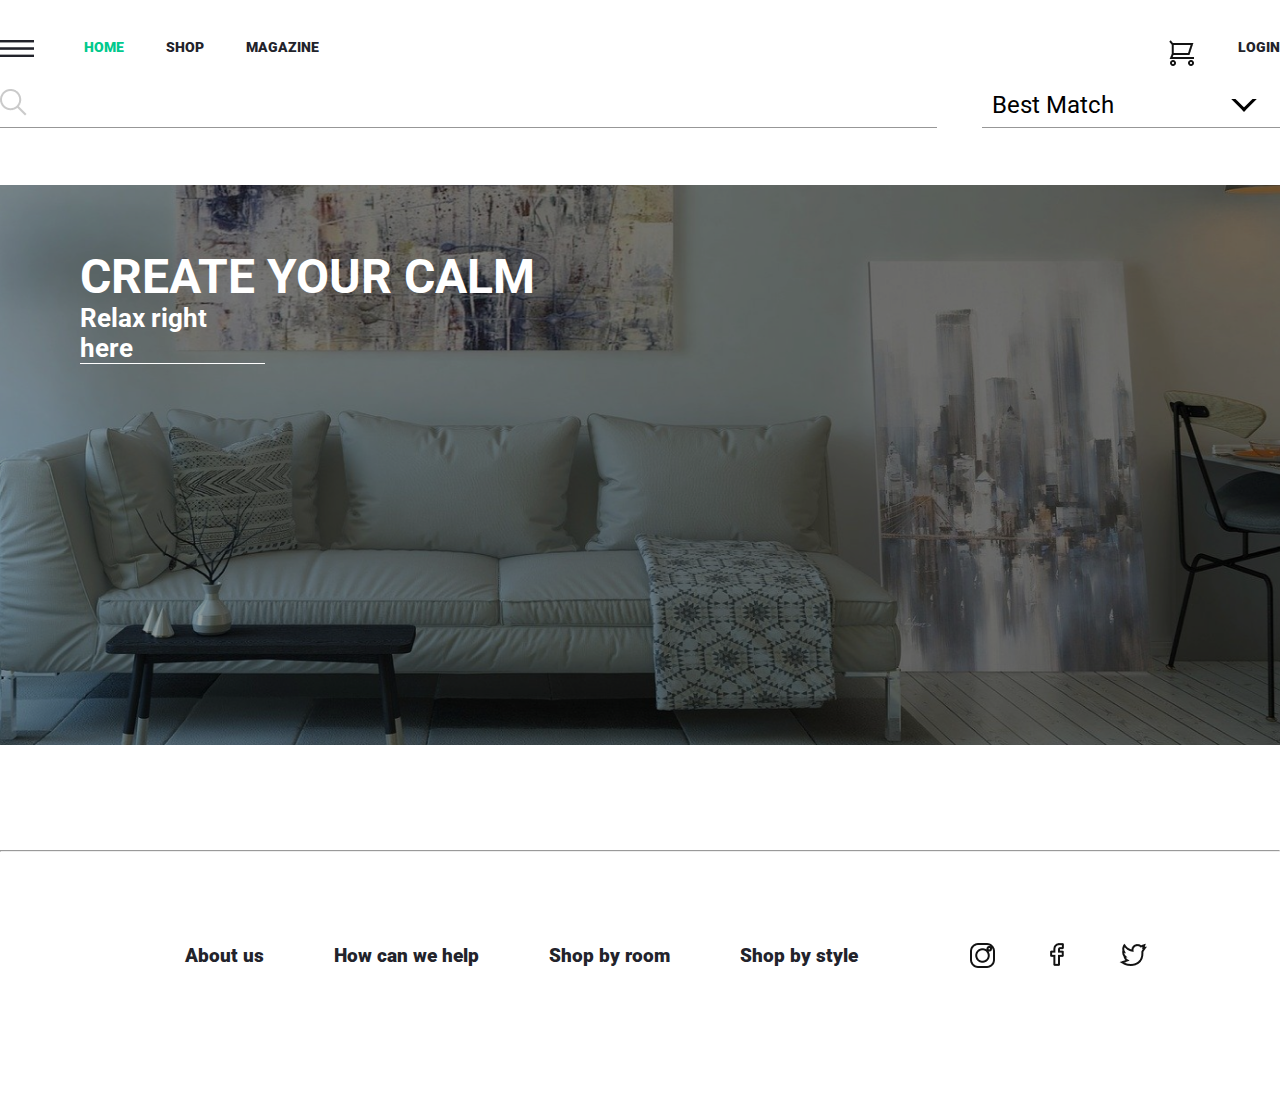
<file: index.html>
<!DOCTYPE html>
<html lang="en">
<head>
    <meta charset="UTF-8">
    <meta name="viewport" content="width=device-width, initial-scale=1.0">
    <link href="https://fonts.googleapis.com/css2?family=Roboto:wght@400;500;900&display=swap" rel="stylesheet">
    <link rel="stylesheet" href="./css/normalise.css">
    <link rel="stylesheet" href="./css/stylesheet.css">
    <link rel="stylesheet" href="./css/responsive.css">    
    <link href="https://use.fontawesome.com/releases/v5.6.1/css/all.css" rel="stylesheet">
    
    <title>Sido -SOFAS</title>
</head>
<body>
<div class="overflowHidden">
<header class="top-header outer">
    <div class="nav-inner inner flex-nav">
        <nav class="navOne">
            <ul class="left-nav">
                <li class="logo"><a href="#"><img src="./img/logo.desktop.png" alt="logo"></a></li>
                <li class="list-item nav-item current"><a href="index.html" class="home">HOME</a></li>
                <li class="list-item"><a href="shop.html" class="shop">SHOP</a></li>
                <li class="list-item"><a href="#" class="magazine">MAGAZINE</a></li>
            </ul>
        </nav>
        <nav class="navTwo">
            <ul class="right-nav">
                <li><a href="#"><img class="cartButton" src="./img/Cart Button.png" alt="Cart button" /></a></li>
                <li class="list-item"><a href="#">LOGIN</a></li>
            </ul>
        </nav>        
    </div>
</header>

<form class="search-filter outer">
    <div class="search-wrapper">        
        <input id="searchInput" name="search" type="text"/>
    </div><!-- search-wrapper -->
    <div class="sort-options mobile-best-match">
        <select name="match" id="match">
            <option value="bestMatch">Best Match </option>
            <option value="highest">Price: Highest first</option>
            <option value="lowest">Price: Lowest first</option>
        </select>
        <span class="arrow"></span>
    </div>
    <!--sort-options-->
</form><!--search-filter outer-->

<main class="main carousel-wrapper outer">
    <div class="carousel">
        <div class="carousel-img">
            <img class="carousel-photo default" src="./img/brown.carousel.couch.png" alt="brown sofa">
            <img class="carousel-photo" src="./img/white.carousel.couch.png" alt="white sofa">
            <img class="carousel-photo" src="./img/bedroom.png" alt="bedroom">
        </div>
        <div class="bg-img-bk">
            <div class="eye-catch">
                <h1 class="main-h1">CREATE YOUR CALM</h1>
                <h2 class="sub-h2">Relax right here</h2>
            </div><!--eye-catch-->
            <div class="carousel-button">
                <div class="carousel-button-next"></div>
                <div class="carousel-button-prev"></div>
            </div>
            <div class="carousel-radio">
                <div class="mobile carousel-radio-next"><input type="radio"></div>
                <div class="mobile carousel-radio-middle"><input type="radio"></div>
                <div class="mobile carousel-radio-prev"><input type="radio"></div>
            </div>
        </div><!--bg-img-dk-->
    </div><!--carousel-->
        
</main>

<footer class="footer outer">
    <hr class="footer-line line">
    <div class="footer-inner inner">
        <nav class="sub-footer-nav">
            <ul class="sub-footer-ul">
                <li class="list-item"><a href="#about">About us</a></li>
                <li class="list-item"><a href="#help">How can we help</a></li>
                <li class="list-item"><a href="#room">Shop by room</a></li>
                <li class="list-item"><a href="#style">Shop by style</a></li>
            </ul>
        </nav><!--footer-nav-->
        <nav class="footer-social-media">
            <ul class="social-media-ul">
                <li class="list-item social-media-item instagram"><a href=""><img src="./img/instagram.png" alt=""></a></li>
                <li class="list-item social-media-item facebook"><a href=""><img src="./img/facebook logo.png" alt=""></a></li>
                <li class="list-item social-media-item twitter"><a href=""><img src="./img/twitter.png" alt=""></a></li>
            </ul>
        </nav><!--footer-social-media-->
    </div><!--footer-inner-->    
</footer>


</div><!--overflow hidden-->
    <script src="./products.js"></script>
    <script src="./index.js"></script>
    <script src="./preview.js"></script>
</body>
</html>
</file>
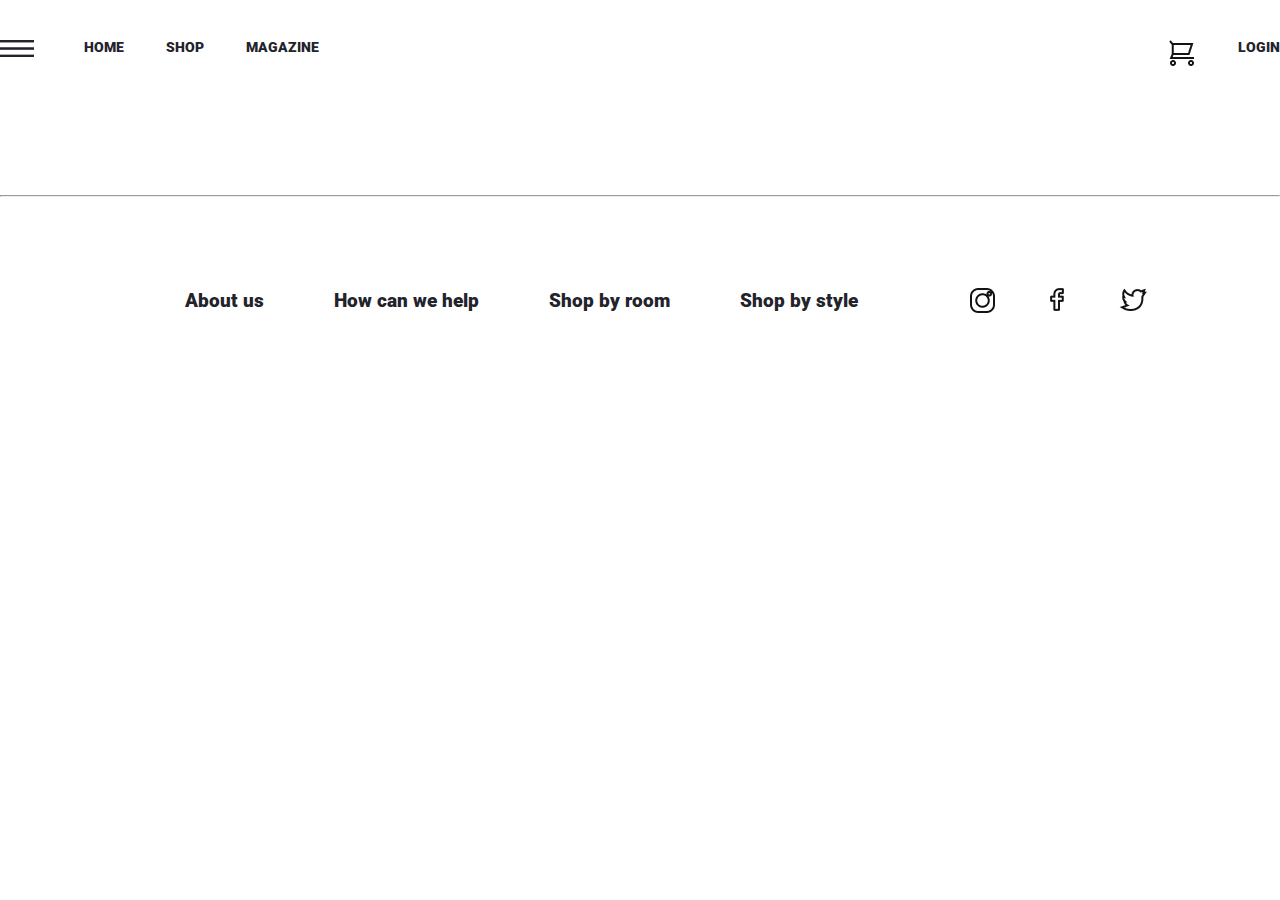
<file: preview.html>
<!DOCTYPE html>
<html lang="en">
  <head>
    <meta charset="UTF-8" />
    <meta name="viewport" content="width=device-width, initial-scale=1.0" />
    <link
      href="https://fonts.googleapis.com/css2?family=Roboto:wght@400;500;900&display=swap"
      rel="stylesheet"
    />
    <link rel="stylesheet" href="./css/normalise.css" />
    <link rel="stylesheet" href="./css/stylesheet.css" />
    <link
      href="https://use.fontawesome.com/releases/v5.6.1/css/all.css"
      rel="stylesheet"
    />
    <title>SOFAS -Preview</title>
  </head>

  <body>
    <div class="overflowHidden">
      <header class="top-header outer">
        <div class="nav-inner inner flex-nav">
          <nav >
            <ul class="left-nav">
              <li class="logo">
                <a href="#"><img src="./img/logo.desktop.png" alt="logo" /></a>
              </li>
              <li class="list-item">
                <a href="./index.html" class="home">HOME</a>
              </li>
              <li class="list-item">
                <a href="./shop.html" class="shop">SHOP</a>
              </li>
              <li class="list-item">
                <a href="#" class="magazine">MAGAZINE</a>
              </li>
            </ul>
          </nav>
        <nav>
            <ul class="right-nav">
                <li class="cartButton">
                    <a href="#"><img class="cartButtonImg" src="./img/Cart Button.png" alt="Cart button" /><span
                            class="cartButtonSpan"></span></a>
                </li>
                <li class="list-item"><a href="#">LOGIN</a></li>
            </ul>
        </nav>
        </div>
      </header>

      <main>
        <div class="preview-wrapper">
          <div class="red">
          </div><!--red-->
        </div><!--preview-wrapper-->
      </main>

      <footer class="footer outer">
        <hr class="footer-line" />
        <div class="footer-inner inner">
          <nav class="sub-footer-nav">
            <ul class="sub-footer-ul">
              <li class="list-item"><a href="#about">About us</a></li>
              <li class="list-item"><a href="#help">How can we help</a></li>
              <li class="list-item"><a href="#room">Shop by room</a></li>
              <li class="list-item"><a href="#style">Shop by style</a></li>
            </ul>
          </nav>
          <!--footer-nav-->
          <nav class="footer-social-media">
            <ul class="social-media-ul">
              <li class="list-item social-media-item instagram">
                <a href=""><img src="./img/instagram.png" alt="" /></a>
              </li>
              <li class="list-item social-media-item facebook">
                <a href=""><img src="./img/facebook logo.png" alt="" /></a>
              </li>
              <li class="list-item social-media-item twitter">
                <a href=""><img src="./img/twitter.png" alt="" /></a>
              </li>
            </ul>
          </nav>
          <!--footer-social-media-->
        </div>
        <!--footer-inner-->
      </footer>
    </div>
    <!--overflow hidden-->
    <script src="./products.js"></script>
    <!-- <script src="./index.js"></script> -->
    <!-- <script src="./shop.js"></script> -->
    <script src="./preview.js"></script>
  </body>
</html>
</file>
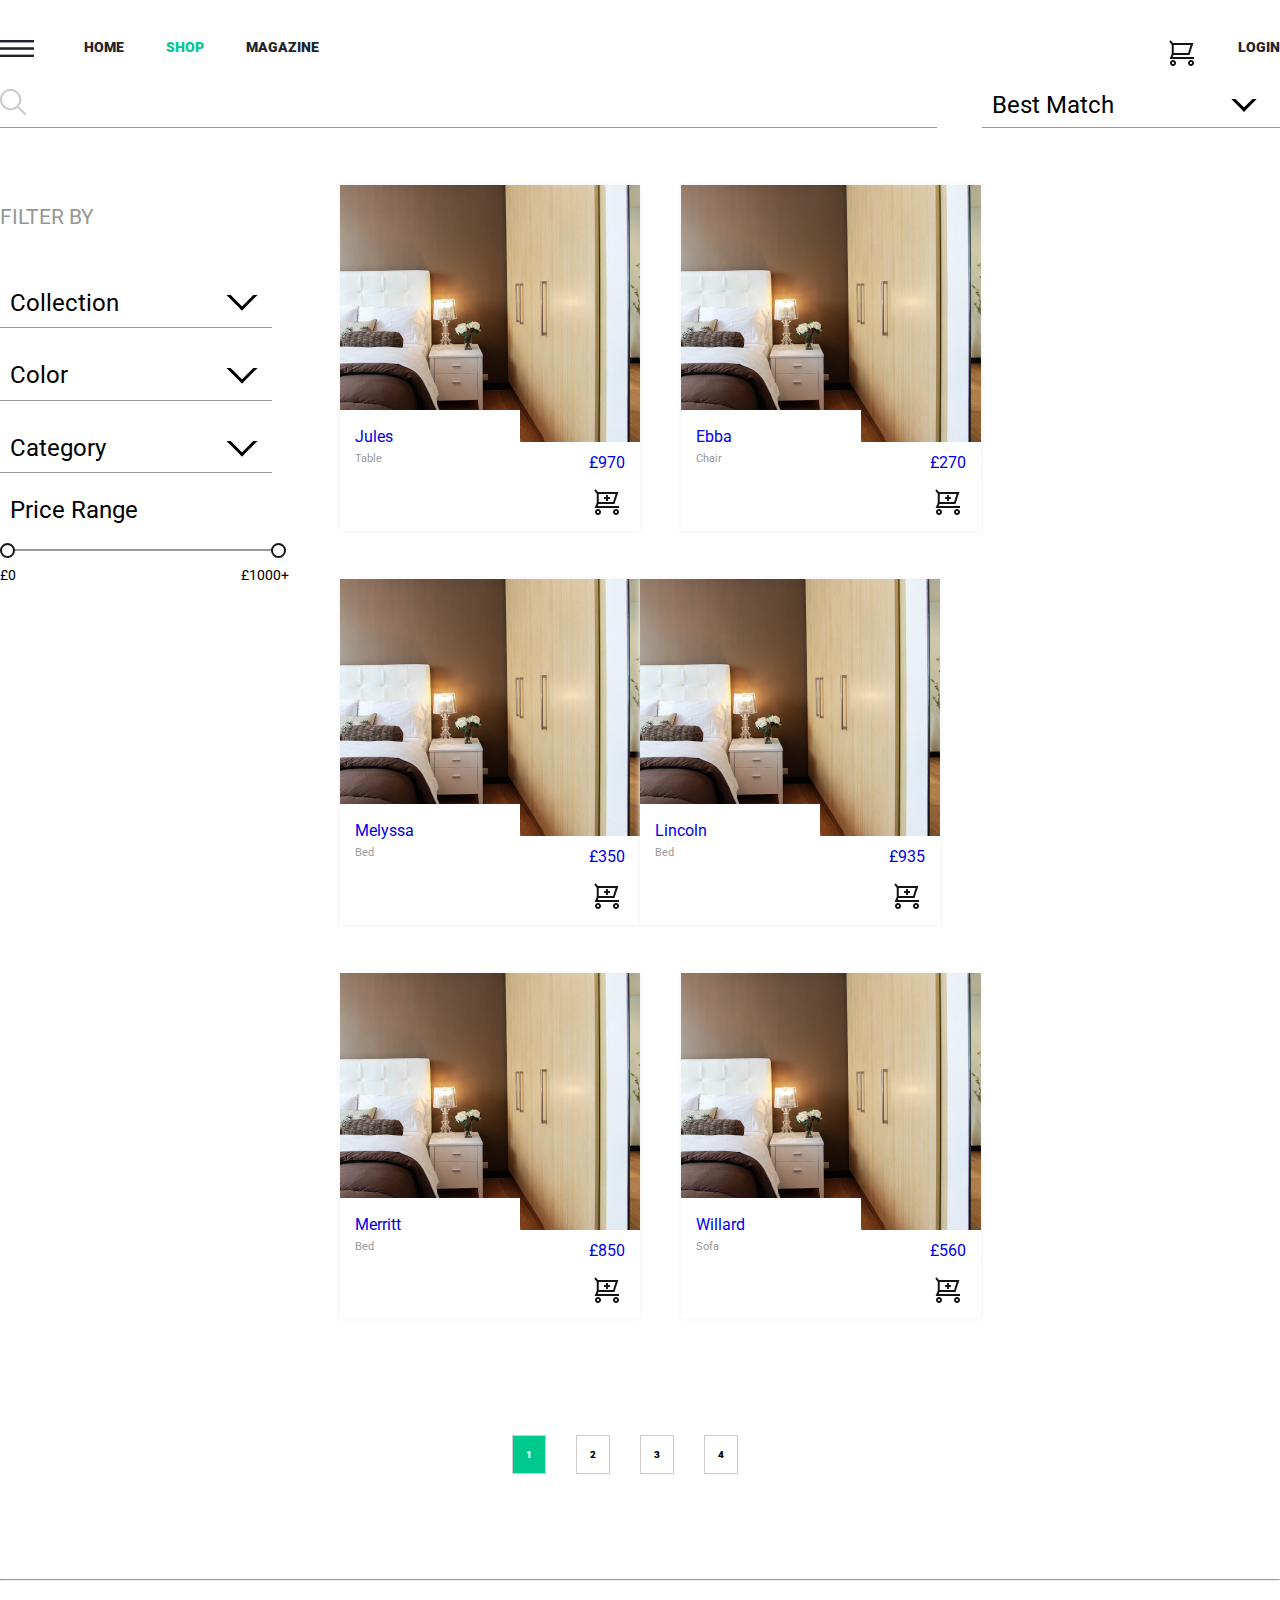
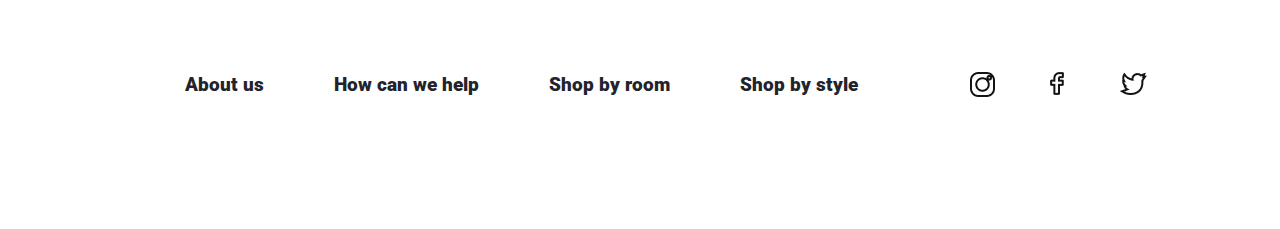
<file: shop.html>
<!DOCTYPE html>
<html lang="en">
  <head>
    <meta charset="UTF-8" />
    <meta name="viewport" content="width=device-width, initial-scale=1.0" />
    <link
      href="https://fonts.googleapis.com/css2?family=Roboto:wght@400;500;900&display=swap"
      rel="stylesheet"
    />
    <link rel="stylesheet" href="./css/normalise.css" />
    <link rel="stylesheet" href="./css/stylesheet.css" />
    <link rel="stylesheet" href="./css/responsive.css" />
    <link
      href="https://use.fontawesome.com/releases/v5.6.1/css/all.css"
      rel="stylesheet"
    />
    <title>Sido -SOFAS -Shop</title>
  </head>
  <body>
    <div class="overflowHidden">
      <header class="top-header outer">
        <div class="nav-inner inner flex-nav">
          <nav class="navOne">
            <ul class="left-nav">
              <li class="logo">
                <a href="#"><img src="./img/logo.desktop.png" alt="logo" /></a>
              </li>
              <li class="list-item">
                <a href="./index.html" class="home">HOME</a>
              </li>
              <li class="list-item current">
                <a href="./shop.html" class="shop">SHOP</a>
              </li>
              <li class="list-item">
                <a href="./preview.html" class="magazine">MAGAZINE</a>
              </li>
            </ul>
          </nav>
          <nav class="navTwo">
            <ul class="right-nav">
              <li class="cartButton">
                <a href="#"
                  ><img
                    class="cartButtonImg"
                    src="./img/Cart Button.png"
                    alt="Cart button" /><span class="cartButtonSpan"></span
                ></a>
              </li>
              <li class="list-item"><a href="#">LOGIN</a></li>
            </ul>
          </nav>
        </div>
      </header>

      <form class="search-filter outer">
        <div class="search-wrapper">
          <input id="searchInput" name="search" type="text" />
        </div>
        <!-- search-wrapper -->
        <div class="sort-options mobile-best-match">
          <select name="match" id="match">
            <option value="priceBestMatch">Best Match </option>
            <option value="priceHigher">Price: Highest first</option>
            <option value="priceLower">Price: Lowest first</option>
          </select>
          <span class="arrow"></span>
        </div>
        <!--sort-options-->
      </form>
      <!--search-filter outer-->

      <div class="two-colum-desktop outer">
        <aside class="filter-wrapper left-side">
          <p class="filter-by-title">FILTER BY</p>
          <p class="mobile-filter filter-title">
            Filters<span class="arrow"></span>
          </p>
          <!-- test -->
          <div class="collection-wrap mobile-wrap toggle-wrap">
            <p class="collection-title filter-title" id="collectionTitle">
              Collection<span class="collection-span arrow down"></span>
            </p>
            <div class="collection-check toggle">
            </div>
          </div>

          <div class="color-wrap mobile-wrap toggle-wrap">
            <p class="color-title filter-title" id="colorTitle">
              Color<span class="color-span arrow down"></span>
            </p>
            <div class="color-check toggle">
            </div>
          </div>

          <div class="category-wrap mobile-wrap toggle-wrap">
            <p class="category-title filter-title" id="categoryTitle">
              Category<span class="category-span arrow down"></span>
            </p>
            <div class="category-check toggle">
            </div>
          </div>

          <div class="price-range-wrap mobile-wrap toggle-wrap">
            <p class="price-range-title">Price Range</p>
            <div class="slideContainer">
              <input
                name="from"
                type="range"
                min="0"
                max="50"
                value="0"
                class="slider sliderMin"
              />
              <p class="min">£0</p>
              <input
                name="to"
                type="range"
                min="50"
                max="1000"
                value="1000"
                class="slider sliderMax"
              />
              <p class="max">£1000+</p>
            </div>
          </div>
        </aside>
        <!--filter-by-wrapper-->

        <main class="list-of-items" id="list-of-items"></main>
      </div>
      <!--two-colum-desktop outer-->

      <div class="pagination-wrapper outer">
        <!-- <ul class="pagination">
        <li class="page-number"><a href="#">1</a></li>
    </ul> -->
        <div class="page-numbers" id="pagination"></div>
      </div>

      <footer class="footer outer">
        <hr class="footer-line" />
        <div class="footer-inner inner">
          <nav class="sub-footer-nav">
            <ul class="sub-footer-ul">
              <li class="list-item"><a href="#about">About us</a></li>
              <li class="list-item"><a href="#help">How can we help</a></li>
              <li class="list-item"><a href="#room">Shop by room</a></li>
              <li class="list-item"><a href="#style">Shop by style</a></li>
            </ul>
          </nav>
          <!--footer-nav-->
          <nav class="footer-social-media">
            <ul class="social-media-ul">
              <li class="list-item social-media-item instagram">
                <a href=""><img src="./img/instagram.png" alt="" /></a>
              </li>
              <li class="list-item social-media-item facebook">
                <a href=""><img src="./img/facebook logo.png" alt="" /></a>
              </li>
              <li class="list-item social-media-item twitter">
                <a href=""><img src="./img/twitter.png" alt="" /></a>
              </li>
            </ul>
          </nav>
          <!--footer-social-media-->
        </div>
        <!--footer-inner-->
      </footer>
    </div>
    <!--overflow hidden-->
    <script src="./products.js"></script>
    <!-- <script src="./index.js"></script> -->
    <script src="./shop.js"></script>
  </body>
</html>
</file>
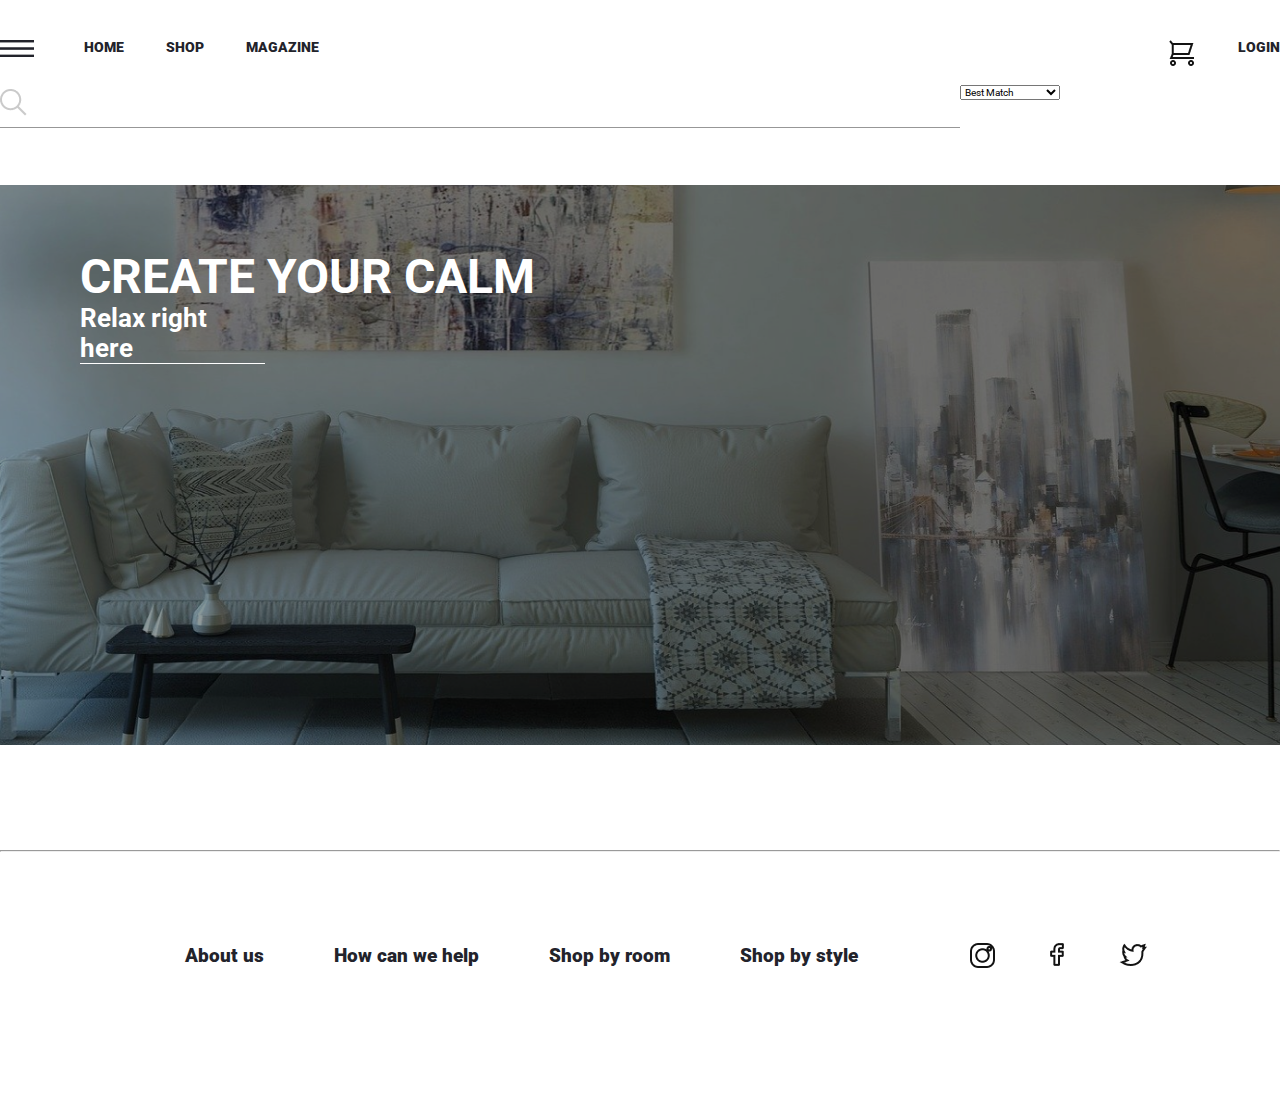
<file: smartphone.html>
<!DOCTYPE html>
<html lang="en">

<head>
    <meta charset="UTF-8">
    <meta name="viewport" content="width=device-width, initial-scale=1.0">
    <link href="https://fonts.googleapis.com/css2?family=Roboto:wght@400;500;900&display=swap" rel="stylesheet">
    <link rel="stylesheet" href="./css/normalise.css">
    <link rel="stylesheet" href="./css/stylesheet.css">
    <link rel="stylesheet" href="./css/responsive.css">
    <link href="https://use.fontawesome.com/releases/v5.6.1/css/all.css" rel="stylesheet">

    <title>SOFAS</title>
</head>

<body>
    <div class="overflowHidden">
        <header class="top-header outer">
            <div class="nav-inner inner flex-nav">
                <nav>
                    <ul class="left-nav">
                        <li class="logo"><a href="#"><img src="./img/logo.desktop.png" alt="logo"></a></li>
                        <li class="list-item"><a href="index.html" class="home">HOME</a></li>
                        <li class="list-item"><a href="shop.html" class="shop">SHOP</a></li>
                        <li class="list-item"><a href="#" class="magazine">MAGAZINE</a></li>
                    </ul>
                </nav>
                <nav>
                    <ul class="right-nav">
                        <li class="cart"><a href="#"><img class="cartButton" src="./img/Cart Button.png" alt="Cart button" /></a>
                        </li>
                        <li class="list-item"><a href="#">LOGIN</a></li>
                    </ul>
                </nav>
            </div>
        </header>

        <form class="search-filter outer">
            <div class="search-wrapper">
                <input id="searchInput" name="search" type="text" />
            </div><!-- search-wrapper -->
            <div class="filter-wrapper">
                <select name="bestMatch" id="bestMatch">
                    <option value="bestMatch">Best Match</option>
                    <option value="highest">Price: Highest first</option>
                    <option value="lowest">Price: Lowest first</option>
                </select>
            </div>
            <!--filter-wrapper-->
        </form>
        <!--search-filter outer-->

        <main class="main carousel-wrapper outer">
            <div class="carousel">
                <div class="carousel-img">
                    <img class="carousel-photo default" src="./img/brown.carousel.couch.png" alt="brown sofa">
                    <img class="carousel-photo" src="./img/white.carousel.couch.png" alt="white sofa">
                    <img class="carousel-photo" src="./img/bedroom.png" alt="bedroom">
                </div>
                <div class="bg-img-bk">
                    <div class="eye-catch">
                        <h1 class="main-h1">CREATE YOUR CALM</h1>
                        <h2 class="sub-h2">Relax right here</h2>
                    </div>
                    <!--eye-catch-->
                    <div class="carousel-button">
                        <div class="carousel-button-next"></div>
                        <div class="carousel-button-prev"></div>
                    </div>
                </div>
                <!--bg-img-dk-->
            </div>
            <!--carousel-->

        </main>

        <footer class="footer outer">
            <hr class="footer-line line">
            <div class="footer-inner inner">
                <nav class="sub-footer-nav">
                    <ul class="sub-footer-ul">
                        <li class="list-item"><a href="#about">About us</a></li>
                        <li class="list-item"><a href="#help">How can we help</a></li>
                        <li class="list-item"><a href="#room">Shop by room</a></li>
                        <li class="list-item"><a href="#style">Shop by style</a></li>
                    </ul>
                </nav>
                <!--footer-nav-->
                <nav class="footer-social-media">
                    <ul class="social-media-ul">
                        <li class="list-item social-media-item instagram"><a href=""><img src="./img/instagram.png"
                                    alt=""></a></li>
                        <li class="list-item social-media-item facebook"><a href=""><img src="./img/facebook logo.png"
                                    alt=""></a></li>
                        <li class="list-item social-media-item twitter"><a href=""><img src="./img/twitter.png"
                                    alt=""></a></li>
                    </ul>
                </nav>
                <!--footer-social-media-->
            </div>
            <!--footer-inner-->
        </footer>


    </div>
    <!--overflow hidden-->
    <script src="./products.js"></script>
    <script src="./index.js"></script>
</body>

</html>
</file>
<file: css/stylesheet.css>
* {
  box-sizing: border-box;
}

body {
  margin: 0;
  padding: 0;
  font-size: 62.5%;
  background-color: #fff;
  font-family: "Avenir Next", "roboto";
  src: url("http://www.yoursite.com/fonts/Avenir_Next.otf");
}

.overflowHidden {
  margin: 0;
  padding: 0;
}
/*global style*/
a,
li,
ul,
button {
  list-style: none;
  text-decoration: none;
}

hr,
h1,
h2,
h3,
h4,
h5,
h6 {
  margin: 0;
  padding: 0;
}

/*header & footer list style*/
.list-item a {
  color: #22232b;
  font-weight: 900;
}

.current a {
  color: #00c98d;
}

.list-item a:hover {
  color: #00c98d;
}

.list-item a:active {
  color: #00c98d;
}

/*header, main,footer style*/
.outer {
  max-width: 1326px;
  margin: 0 auto;
}

.inner {
  width: 100%;
  overflow: hidden;
}

/*individual style for header*/
.nav-inner {
  margin-top: 26px;
}

.logo img {
  max-width: 80%;
}
.flex-nav {
  display: inline-flex;
  justify-content: space-between;
  font-size: 0.9rem;
}

.left-nav {
  display: inline-flex;
  max-width: 1009px;
  padding: 0 42px 0 0;
}
.left-nav li {
  padding-right: 42px;
}

.right-nav {
  width: 100%;
  display: flex;
}

.right-nav li {
  margin-right: 44px;
}

.right-nav li:last-child {
  margin-right: 0;
}

.cartButton {
  cursor: pointer;
  background-color: transparent;
  position: relative;
}

.cartButtonSpan {
  display: none;
  color: #fff;
  font-size: 0.7rem;
  font-weight: 600;
  background-color: #00c98d;
  border: 1px solid #00c98d;
  border-radius: 50%;
  padding: 10% 20%;
  position: absolute;
  top: -10px;
  left: 15px;
}

/*individual style for search & filter*/
.search-filter {
  max-width: 1326px;
  margin: 0 auto;
  display: flex;
}

.search-wrapper {
  width: 960px;
  margin-top: 4px;
}

.search-icon {
  display: inline-block;
}

.search-wrapper input {
  background: url(../img/Search.png) no-repeat;
  width: 100%;
  max-width: 100%;
  font-size: 1.5rem;
  padding: 5px 10px;
  margin-bottom: 2px;
  border: none;
  border-bottom: 1.2px solid #979797;
}

.search-wrapper input:focus {
  background-image: none;
  outline: 0;
  box-shadow: 0 0 2px 1px #979797;
}

.sort-options {
  width: 100%;
  max-width: 298px;
  margin-left: 45px;
  position: relative;
}

.sort-options select {
  cursor: pointer;
  width: 100%;
  max-width: 298px;
  font-size: 1.5rem;
  padding: 7px 10px;
  border: none;
  background-color: #fff;
  border-bottom: 1.2px solid #979797;
  background: transparent;
  background-image: none;
  -webkit-appearance: none;
  appearance: none;
}

.sort-options select:focus {
  outline: 0;
  box-shadow: 0 0 2px 2px #979797;
}

.sort-options option:focus {
  outline: none;
  border: none;
}

/*individual style for main*/
.carousel-wrapper {
  color: #fff;
  margin-top: 55px;
  overflow: hidden;
  box-sizing: border-box;
}

.carousel {
  position: relative;
}

.carousel-img img {
  width: 100%;
  max-width: 1326px;
}

.carousel-img {
  display: flex;
  /* transform: translate(0%,0); */
  height: 560px;
  object-fit: cover;
  transition: linear 1s;
}

.bg-img-bk {
  background-color: rgba(0, 0, 0, 0.4);
  height: 560px;
  z-index: 100;
  position: absolute;
  top: 0;
  right: 0;
  bottom: 0;
  left: 0;
}

.eye-catch {
  margin-left: 80px;
}

.main-h1 {
  font-size: 3rem;
  padding-top: 64px;
}

.sub-h2 {
  font-size: 1.6rem;
  border-bottom: 1px solid #fff;
  width: 185px;
}

/* next and prev btn */
/* https://bagelee.com/design/css/css-triangle/ */
.carousel-button-next {
  display: none;
  cursor: pointer;
  width: 30px;
  height: 30px;
  border: 2px solid;
  border-color: #fff #fff transparent transparent;
  opacity: 0.7;
  transform: rotate(45deg);
  position: absolute;
  top: 50%;
  right: 0;
  bottom: 0;
  left: 95%;
}

.carousel-button-prev {
  display: none;
  cursor: pointer;
  width: 30px;
  height: 30px;
  border: 2px solid;
  border-color: transparent transparent #fff #fff;
  opacity: 0.7;
  transform: rotate(45deg);
  position: absolute;
  top: 50%;
  right: 0;
  bottom: 0;
  left: 2%;
}

.mobile {
  display: none;
}

/*individual style for footer*/
.footer {
  margin-top: 105px;
  margin-bottom: 100px;
}

.footer-inner {
  display: flex;
  width: 80%;
  margin: 0 auto;
  margin-top: 61px;
}

.sub-footer-ul {
  width: 100%;
  display: flex;
  justify-content: center;
  font-size: 1.2rem;
  margin: 2rem 5rem 2rem 0;
}

.sub-footer-ul li {
  padding-right: 50px;
}

.sub-footer-ul a {
  padding: 10px;
}

.social-media-ul {
  display: flex;
}

.footer-social-media {
  margin: 0;
  padding: 0;
}

.social-media-item {
  padding: 20px 50px 5px 5px;
}

.social-media-item img:hover {
  background-color: #00c98d;
}

.social-media-item:last-child {
  padding-right: 5px;
}

/* item view lists shop.html */
.two-colum-desktop {
  display: flex;
  margin-top: 55px;
}

.left-side {
  width: 100%;
  max-width: 340px;
  margin: 0 auto;
  font-size: 1.5rem;
}

.filter-by-wrapper select {
  cursor: pointer;
}

.mobile-filter {
  display: none;
}

.filter-by-title {
  color: #979797;
  margin-bottom: 50px;
  font-size: 1.3rem;
}

.filter-title {
  width: 80%;
  font-size: 1.5rem;
  padding: 10px;
  border: none;
  border-bottom: 1.2px solid #979797;
  position: relative;
  overflow: hidden;
}

.filter-title span {
  padding: 8px;
}

.arrow {
  cursor: pointer;
  max-width: 18px;
  height: 18px;
  border: 3px solid;
  border-color: transparent #000 #000 transparent;
  transform: rotate(45deg);
  position: absolute;
  top: 10%;
  right: 0;
  bottom: 0;
  left: 85%;
}



.color-check,
.category-check {
  display: none;
}

.individualColor,
.individualCategory {
  margin-bottom: 15px;
}

.individualColor input[type="checkbox"],
.individualCategory input[type="checkbox"] {
  display: none;
}

.designedCheckbox {
  position: relative;
  padding: 0 0 0 55px;
  text-transform: capitalize;
  cursor: pointer;
}

.designedCheckbox::after,
.designedCheckbox::before {
  position: absolute;
  content: "";
  display: block;
  top: 40%;
  cursor: pointer;
}

.designedCheckbox::after {
  left: 15px;
  padding: 2px;
  margin-top: -10px; /* the position of check box */
  width: 100%;
  max-width: 20px;
  height: 20px;
  border: 2px solid #aaaaaa;
  border-radius: 6px;
}

.designedCheckbox::before {
  left: 24px; /* position of check */
  margin-top: -6px; /* position of check */
  width: 100%;
  max-width: 7px; /* size of the box (tick inside) */
  height: 13px; /* height of the box (tick inside) */
  border-right: 3px solid #0171bd;
  border-bottom: 3px solid #0171bd;
  transform: rotate(45deg); /* rotate the tick */
  opacity: 0; /* clear when no checked */
}

.color-check input[type="checkbox"]:checked + .designedCheckbox::before {
  opacity: 1;
}

.category-check input[type="checkbox"]:checked + .designedCheckbox::before {
  opacity: 1;
}

/* price drag  */
.price-range-wrap {
  width: 85%;
}
.price-range-title {
  padding-left: 10px;
}

.slider {
  -webkit-appearance: none;
  width: 100%;
  height: 2px;
  border-radius: 5px;
  background: #979797;
  outline: none;
}

.slider::-webkit-slider-thumb {
  -webkit-appearance: none;
  appearance: none;
  width: 15px;
  height: 15px;
  border: 2px solid rgb(24, 22, 22);
  border-radius: 50%;
  background: #fff;
  cursor: pointer;
}

.slideContainer {
  display: flex;
  position: relative;
}

.slider {
  border: none;
  color: #fff;
}

.sliderMin {
  position: absolute;
  width: 50%;
}

.sliderMax {
  position: absolute;
  width: 50%;
  left: 49%;
}

.slideContainer p {
  padding-top: 5px;
  font-size: 0.6em;
}

.max {
  width: 100%;
  text-align: right;
}

.list-of-items {
  box-sizing: border-box;
  display: flex;
  flex: 1;
  flex-wrap: wrap;
}

.item {
  cursor: pointer;
  height: 346px;
  font-size: 1.6em;
  position: relative;
  margin-right: 41px;
  margin-bottom: 48px;
  min-width: calc(33.33333333% - 86px / 3);
  overflow: hidden;
  box-shadow: 0.1px 0.1px 5px 1px #f2f2f2;
}

.item:hover {
  transform: scale(1.1);
}

.item:nth-child(3n) {
  margin-right: 0;
}

.item-details {
  padding: 0;
  margin: 0;
  display: flex;
  overflow: hidden;
  height: 25%;
}

.name-type {
  background-color: #fff;
  width: 180px;
  height: 126px;
  position: absolute;
  top: 65%;
  right: 0;
  bottom: 0;
  left: 0;
}

.name-type p {
  margin-bottom: 5px;
  padding: 2px 0 0 15px;
}

.item-type {
  color: #979797;
  font-size: 0.7em;
  margin-top: 0;
}

.price-submit {
  width: 40%;
  position: absolute;
  top: 73%;
  right: 0;
  left: 55%;
  text-align: right;
}

.addToCart {
  border: none;
  background-color: transparent;
  cursor: pointer;
}

.pagination-wrapper {
  margin-top: 68px;
  display: flex;
  justify-content: center;
}

#pagination button {
  font-weight: 900;
  background-color: #fff;
  border-style: none;
  border: 1px solid #ccc;
  padding: 13px;
  margin-right: 30px;
}

#pagination button:hover {
  cursor: pointer;
  background-color: #00c98d;
}

#pagination button.active {
  color: #fff;
  background-color: #00c98d;
}

/* item preview page, preview.html */

.preview-wrapper {
  margin-top: 110px;
}
.red {
  font-size: 1rem;
  width: 1100px;
  margin: 0 auto;
}

.preview-description {
  display: flex;
}

.img-pre {
  display: inline-flex;
  flex-direction: column;
}

.preview-img {
  border: 1px solid green;
  width: 683px;
  height: 330px;
  filter: brightness(70%);
}

.preview-item-details {
  width: 264px;
  margin-left: 18px;
}

.preview-item-tagline {
  font-size: 0.8em;
  width: 70%;
}

.preview-color {
  width: 150px;
  display: flex;
  justify-content: space-between;
  margin-top: 24px;
}

.color-radio {
  border-radius: 50%;
  width: 28px;
  height: 28px;
}

.grey {
  background-color: #c0c0c0;
  border: 2px solid #000;
}

.ivory {
  background-color: #f8f8af;
    border: 2px solid #000;

}

.violet {
  background-color: #EE82EE;
    border: 2px solid #000;

}
.btns {
  cursor: pointer;
  margin-top: 7px;
}
.add-to-basket,
.detail-toggle {
  text-align: center;
  font-size: 0.8em;
  letter-spacing: 2px;
  width: 100%;
  height: 40px;
  margin-top: 6px;
}

.add-to-basket {
  color: #fff;
  background-color: #131313;
  border: 1px solid #131313;
}

.toggleNone {
  display: none;
}

.detail-toggle {
  border: 1px solid #131313;
}

.detail-toggle p {
  position: relative;
}

.detail-toggle span {
  cursor: pointer;
  width: 8px;
  height: 8px;
  border: 3px solid;
  border-color: transparent #131313 #131313 transparent;
  transform: rotate(45deg);
  position: absolute;
  top: -10%;
  right: 0;
  bottom: 0;
  left: 90%;
}

.slides {
  display: flex;
}

.slide-img {
  margin: 30px;
  width: 55%;
  position: relative;

  filter: brightness(80%);
}

.slide-img div {
  display: inline-flex;
  border: 1px solid #131313;
  margin-right: 10px;
}

.slide-img::before,
.slide-img::after {
  content: "";
  cursor: pointer;
  width: 8px;
  height: 8px;
  border: 3px solid;
  border-color: transparent #131313 #131313 transparent;
  position: absolute;
}

.slide-img::before {
  transform: rotate(135deg);
  top: 37%;
  right: 0;
  bottom: 0;
  left: -5%;
}

.slide-img::after {
  transform: rotate(-45deg);
  top: 37%;
  right: 0;
  bottom: 0;
  right: 8%;
}

.preview-toggle-details ul{
  padding-left: 0;
  margin-bottom: -50px;
  font-size: 1em;
}
</file>
<file: css/responsive.css>
@media screen and (max-width: 425px){

    .outer {
        max-width: 300px;
        margin: 0 auto;
    }

    .top-header {
        max-width: 100%;
        margin: 0;
    }

    .flex-nav {
        display: flex;
        justify-content: flex-end;
    }
    .navOne {
        padding-left: 24px;
        order: 2;
    }

    .left-nav  {
        padding: 0;
        margin: 20px 0 0 0;
    }

    .left-nav li {
        padding: 0;
    }
    
    .logo img{
        max-width: 70%;
    }
    .right-nav {
        padding: 0;
    }

    .right-nav li {
        margin-right: 10px;
    }

    .left-nav >.list-item {
        display: none;
    }

    .right-nav >.list-item {
        display: none;
    }


    .search-filter {
    max-width: 320px;
    display: flex;
    flex-direction: column;
    }

    .search-wrapper {
        max-width: 200px;
        margin: 0 auto;

    }

    .search-wrapper input {
        background-size: 10%;
        background-position: 1px 10px;
    }


    .filter-wrapper {
        display: none;
    }

    .carousel-wrapper{
        margin: 0;
        width: 100%;
        margin-top: 30px;
        
    }

    .carousel-img {
        height:auto;
    }

    .carousel-img img{
        max-width: 100%;
        height: 300px;
    }

    .bg-img-bk {
        max-width: 100%;
        height: 300px;
    }

        
    .eye-catch {
    margin-left: 10px;
    }

    .main-h1 {
    font-size: 1.5rem;
    padding-top: 64px;
    }

    .sub-h2 {
    font-size: 1.6em;
    border-bottom: 1px solid #fff;
    width: 120px;
    }

    .mobile {
        display: block;
        padding-right: 8px;
    }

    .carousel-button-next,
    .carousel-button-prev  {
        border-color: transparent;
    }

    .carousel-radio {
        display: flex;
        flex-direction: row;
        justify-content: center;
        vertical-align: bottom;
        height: 50%;
        align-items: flex-end;
        
    }

    .footer-line {
        margin-top: 50px;
    }

    .footer-inner {
        /* font-size: .1em; */
        flex-direction: column;
        margin-top: 82px;
    }

    .sub-footer-nav {
        order: 2;
        margin-top: 52px;
    }

    .sub-footer-ul {
        display: flex;
        flex-wrap: wrap;
        justify-content: space-between;
        font-size: 1.3em;
        padding-left: 0;
        margin: 0;
    }

    .sub-footer-ul li{
        padding-right: 0;
    }
    
    .sub-footer-ul li:last-child{
        margin-right: 19px;
    }

    .sub-footer-ul a {
        display: block;
    }

    .social-media-ul {
        display: flex;
        justify-content: space-evenly;
        padding-left: 0;
    }

    .social-media-item {
        padding: 0;
    }

    /* shop item page */
    .two-colum-desktop {
        flex-direction: column;
    }

    .mobile-best-match {
        display: block;
        margin: 0 auto;
        margin-top: 20px; 
        width: 100%;
        max-width: 200px;
        margin: 0 auto;
        margin-top: 30px;
    }

    .mobile-best-match select {
        font-size: 2em;
        padding: 5px 15px 2px 0;
    }

    .filter-by-title {
        display: none;
    }

    .mobile-wrap {
        display: none;
    }

    .mobile-filter {
        font-size: .9em;
        display: flex;
        min-width: 205px;
        margin: 0 auto;
        padding: 10px 0 5px 5px;
        margin-top: 20px;
        margin-bottom: 50px;
        
    }

    .arrow {
        max-width: 12px;
        height: 12px;
        border: 2px solid;
        border-color: transparent #000 #000 transparent;
        top: 35%;
        right: 0;
        bottom: 0;
        left: 90%;
    }

    .list-of-items {
        max-width: 80%;
        margin: 0 auto;
        margin-top: 100px;
    }

    .item-details {
        overflow: hidden;
    }

    .item {
        margin-right: 0;
        height: 318px;
    }
    
    .name-type {
        width: 100%;
        max-width: 140px;
        
    }

    .price-submit {
        background-color: #fff;
        width: 45%;
        max-width: 109px;
        padding: 8px;
    }
    
    #pagination button{
        margin-right: 5px;

    }


}
</file>
<file: css/normalise.css>
/*! normalize.css v8.0.1 | MIT License | github.com/necolas/normalize.css */

/* Document
   ========================================================================== */

/**
 * 1. Correct the line height in all browsers.
 * 2. Prevent adjustments of font size after orientation changes in iOS.
 */

html {
  line-height: 1.15; /* 1 */
  -webkit-text-size-adjust: 100%; /* 2 */
}

/* Sections
   ========================================================================== */

/**
 * Remove the margin in all browsers.
 */

body {
  margin: 0;
}

/**
 * Render the `main` element consistently in IE.
 */

main {
  display: block;
}

/**
 * Correct the font size and margin on `h1` elements within `section` and
 * `article` contexts in Chrome, Firefox, and Safari.
 */

h1 {
  font-size: 2em;
  margin: 0.67em 0;
}

/* Grouping content
   ========================================================================== */

/**
 * 1. Add the correct box sizing in Firefox.
 * 2. Show the overflow in Edge and IE.
 */

hr {
  box-sizing: content-box; /* 1 */
  height: 0; /* 1 */
  overflow: visible; /* 2 */
}

/**
 * 1. Correct the inheritance and scaling of font size in all browsers.
 * 2. Correct the odd `em` font sizing in all browsers.
 */

pre {
  font-family: monospace, monospace; /* 1 */
  font-size: 1em; /* 2 */
}

/* Text-level semantics
   ========================================================================== */

/**
 * Remove the gray background on active links in IE 10.
 */

a {
  background-color: transparent;
}

/**
 * 1. Remove the bottom border in Chrome 57-
 * 2. Add the correct text decoration in Chrome, Edge, IE, Opera, and Safari.
 */

abbr[title] {
  border-bottom: none; /* 1 */
  text-decoration: underline; /* 2 */
  text-decoration: underline dotted; /* 2 */
}

/**
 * Add the correct font weight in Chrome, Edge, and Safari.
 */

b,
strong {
  font-weight: bolder;
}

/**
 * 1. Correct the inheritance and scaling of font size in all browsers.
 * 2. Correct the odd `em` font sizing in all browsers.
 */

code,
kbd,
samp {
  font-family: monospace, monospace; /* 1 */
  font-size: 1em; /* 2 */
}

/**
 * Add the correct font size in all browsers.
 */

small {
  font-size: 80%;
}

/**
 * Prevent `sub` and `sup` elements from affecting the line height in
 * all browsers.
 */

sub,
sup {
  font-size: 75%;
  line-height: 0;
  position: relative;
  vertical-align: baseline;
}

sub {
  bottom: -0.25em;
}

sup {
  top: -0.5em;
}

/* Embedded content
   ========================================================================== */

/**
 * Remove the border on images inside links in IE 10.
 */

img {
  border-style: none;
}

/* Forms
   ========================================================================== */

/**
 * 1. Change the font styles in all browsers.
 * 2. Remove the margin in Firefox and Safari.
 */

button,
input,
optgroup,
select,
textarea {
  font-family: inherit; /* 1 */
  font-size: 100%; /* 1 */
  line-height: 1.15; /* 1 */
  margin: 0; /* 2 */
}

/**
 * Show the overflow in IE.
 * 1. Show the overflow in Edge.
 */

button,
input { /* 1 */
  overflow: visible;
}

/**
 * Remove the inheritance of text transform in Edge, Firefox, and IE.
 * 1. Remove the inheritance of text transform in Firefox.
 */

button,
select { /* 1 */
  text-transform: none;
}

/**
 * Correct the inability to style clickable types in iOS and Safari.
 */

button,
[type="button"],
[type="reset"],
[type="submit"] {
  -webkit-appearance: button;
}

/**
 * Remove the inner border and padding in Firefox.
 */

button::-moz-focus-inner,
[type="button"]::-moz-focus-inner,
[type="reset"]::-moz-focus-inner,
[type="submit"]::-moz-focus-inner {
  border-style: none;
  padding: 0;
}

/**
 * Restore the focus styles unset by the previous rule.
 */

button:-moz-focusring,
[type="button"]:-moz-focusring,
[type="reset"]:-moz-focusring,
[type="submit"]:-moz-focusring {
  outline: 1px dotted ButtonText;
}

/**
 * Correct the padding in Firefox.
 */

fieldset {
  padding: 0.35em 0.75em 0.625em;
}

/**
 * 1. Correct the text wrapping in Edge and IE.
 * 2. Correct the color inheritance from `fieldset` elements in IE.
 * 3. Remove the padding so developers are not caught out when they zero out
 *    `fieldset` elements in all browsers.
 */

legend {
  box-sizing: border-box; /* 1 */
  color: inherit; /* 2 */
  display: table; /* 1 */
  max-width: 100%; /* 1 */
  padding: 0; /* 3 */
  white-space: normal; /* 1 */
}

/**
 * Add the correct vertical alignment in Chrome, Firefox, and Opera.
 */

progress {
  vertical-align: baseline;
}

/**
 * Remove the default vertical scrollbar in IE 10+.
 */

textarea {
  overflow: auto;
}

/**
 * 1. Add the correct box sizing in IE 10.
 * 2. Remove the padding in IE 10.
 */

[type="checkbox"],
[type="radio"] {
  box-sizing: border-box; /* 1 */
  padding: 0; /* 2 */
}

/**
 * Correct the cursor style of increment and decrement buttons in Chrome.
 */

[type="number"]::-webkit-inner-spin-button,
[type="number"]::-webkit-outer-spin-button {
  height: auto;
}

/**
 * 1. Correct the odd appearance in Chrome and Safari.
 * 2. Correct the outline style in Safari.
 */

[type="search"] {
  -webkit-appearance: textfield; /* 1 */
  outline-offset: -2px; /* 2 */
}

/**
 * Remove the inner padding in Chrome and Safari on macOS.
 */

[type="search"]::-webkit-search-decoration {
  -webkit-appearance: none;
}

/**
 * 1. Correct the inability to style clickable types in iOS and Safari.
 * 2. Change font properties to `inherit` in Safari.
 */

::-webkit-file-upload-button {
  -webkit-appearance: button; /* 1 */
  font: inherit; /* 2 */
}

/* Interactive
   ========================================================================== */

/*
 * Add the correct display in Edge, IE 10+, and Firefox.
 */

details {
  display: block;
}

/*
 * Add the correct display in all browsers.
 */

summary {
  display: list-item;
}

/* Misc
   ========================================================================== */

/**
 * Add the correct display in IE 10+.
 */

template {
  display: none;
}

/**
 * Add the correct display in IE 10.
 */

[hidden] {
  display: none;
}
</file>
